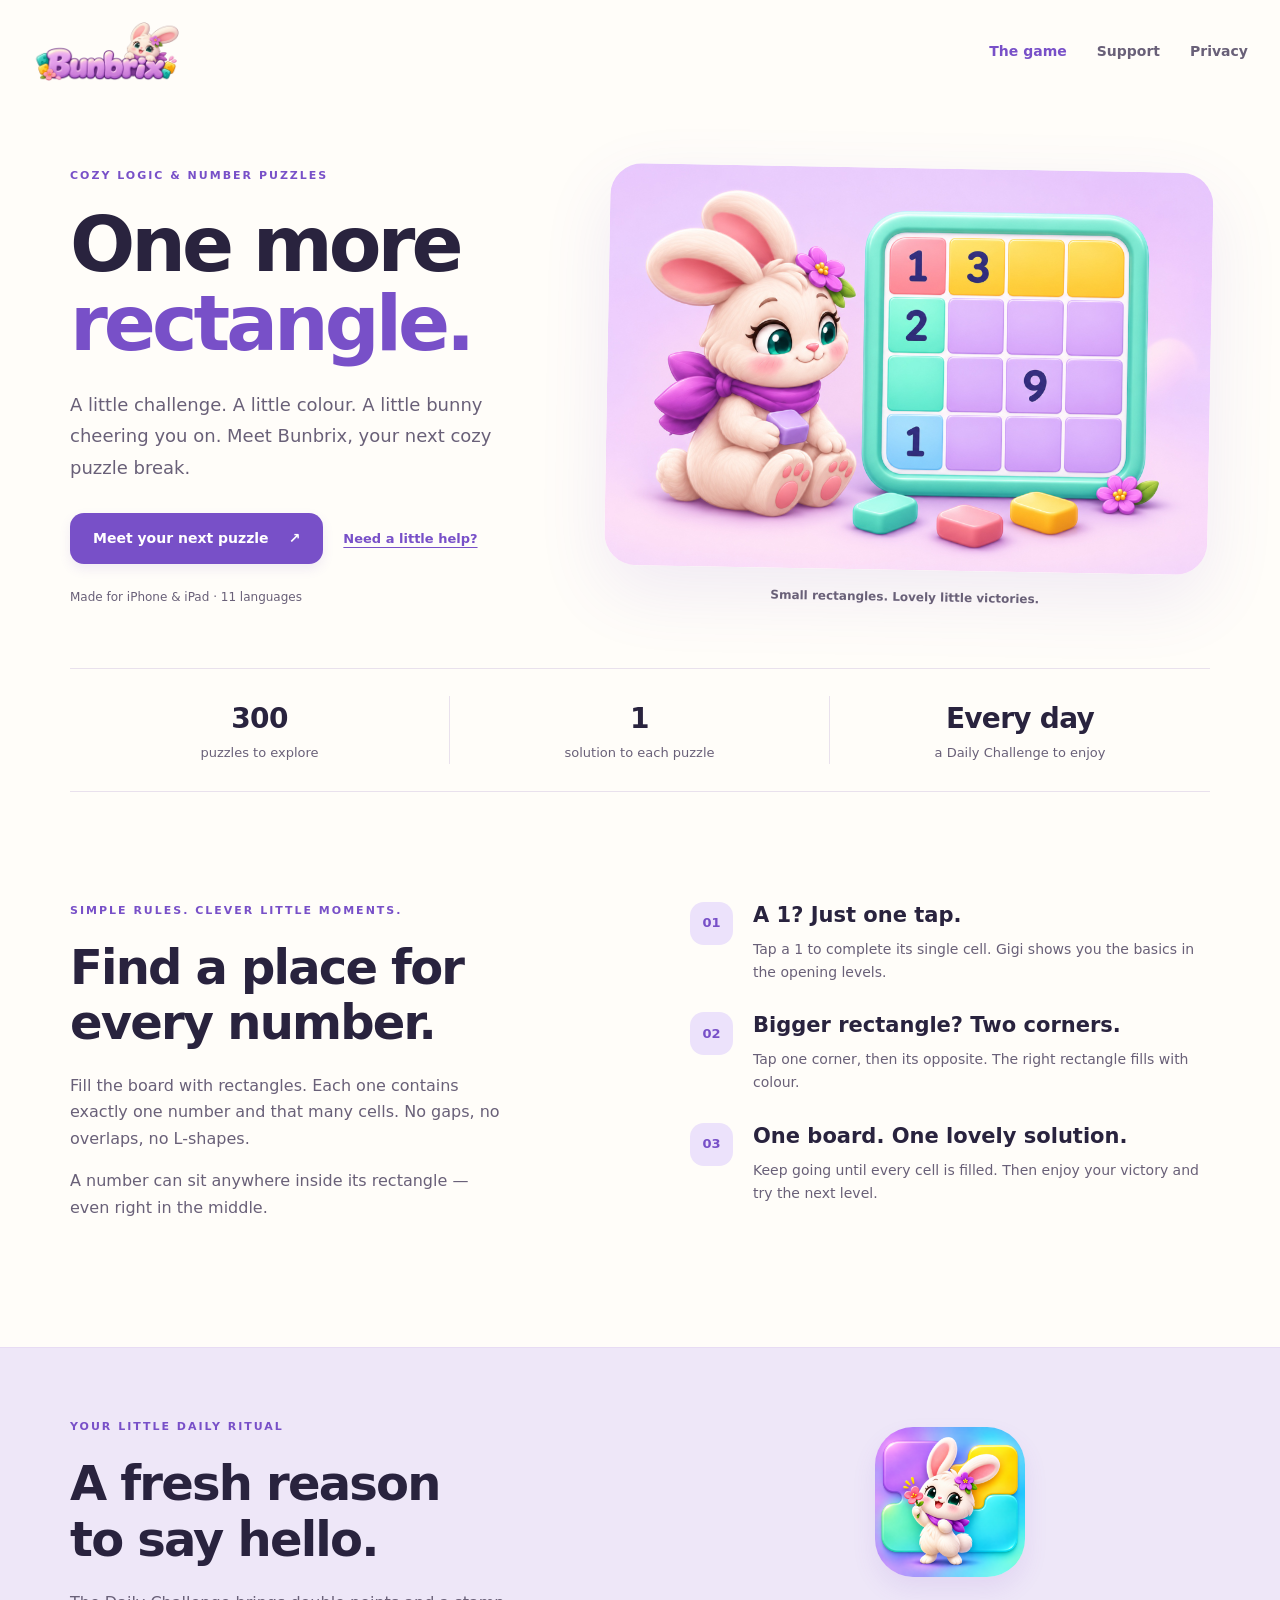
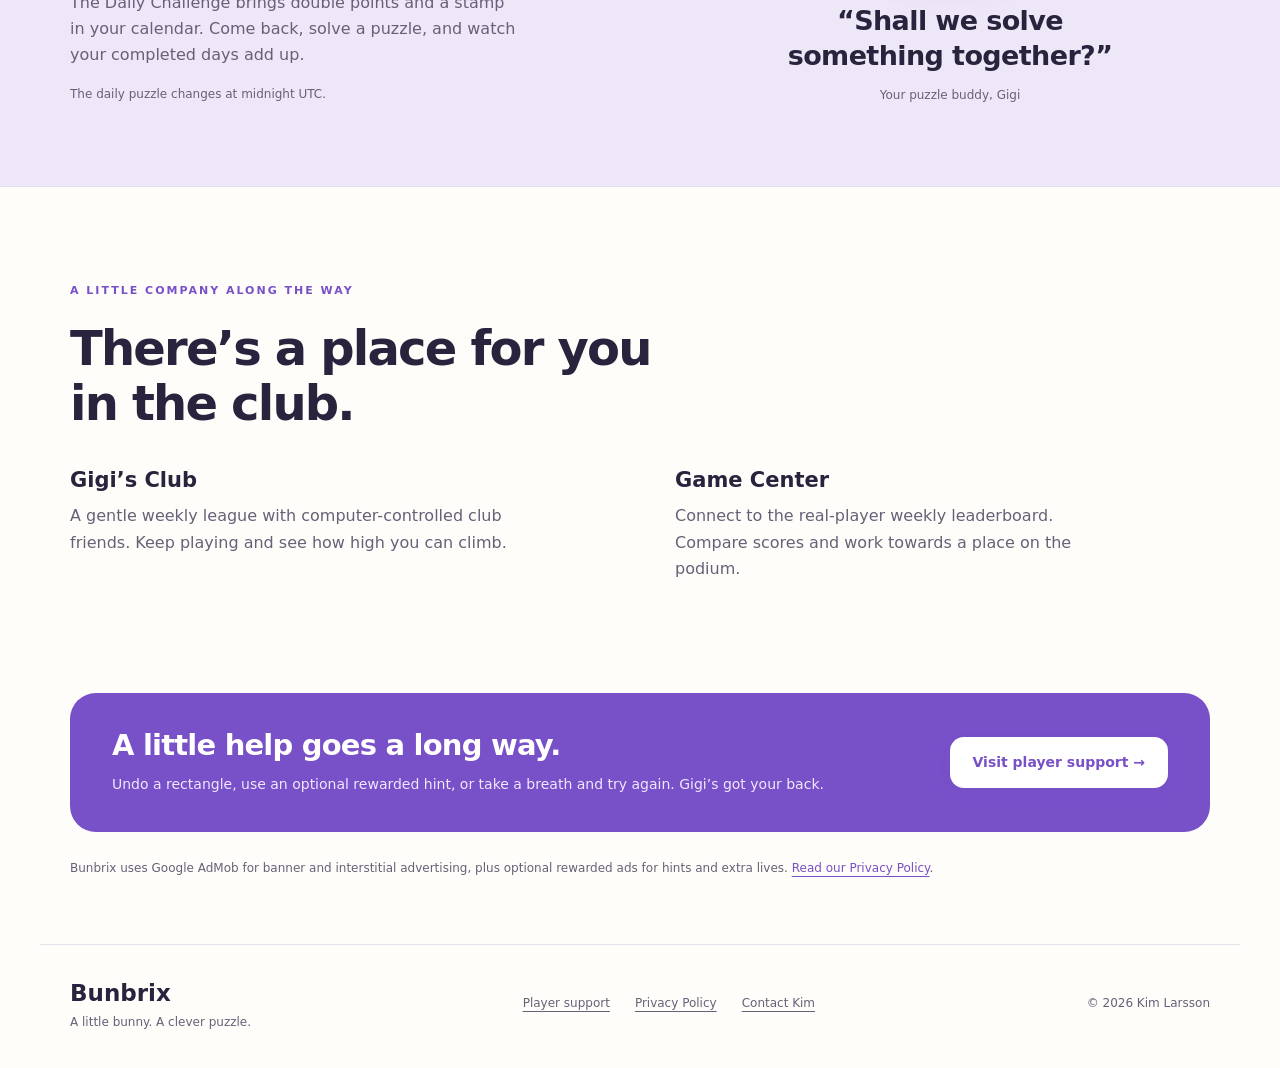
<file: index.html>
<!doctype html><html lang="en"><head><meta charset="utf-8"><meta name="viewport" content="width=device-width, initial-scale=1"><meta name="theme-color" content="#7850c8"><title>Bunbrix — Cozy Logic &amp; Number Puzzles</title><meta name="description" content="Meet Gigi in Bunbrix: 300 cozy rectangle puzzles, a Daily Challenge and a friendly weekly club. Official game and support website."><link rel="canonical" href="https://colorfulsnakegame.github.io/bunbrix/"><meta property="og:type" content="website"><meta property="og:title" content="Bunbrix — Cozy Logic &amp; Number Puzzles"><meta property="og:description" content="Meet Gigi in Bunbrix: 300 cozy rectangle puzzles, a Daily Challenge and a friendly weekly club. Official game and support website."><meta property="og:image" content="https://colorfulsnakegame.github.io/bunbrix/hero.jpg"><link rel="icon" href="icon.png" type="image/png"><link rel="stylesheet" href="style.css"></head><body><a class="skip" href="#main">Skip to content</a><header class="site-header"><a class="brand" href="./" aria-label="Bunbrix home"><img src="logo.png" alt="Bunbrix" width="175" height="69"></a><nav aria-label="Main navigation"><a href="./" aria-current="page">The game</a><a href="support.html">Support</a><a href="privacy.html">Privacy</a></nav></header>
<main id="main"><section class="hero wrap"><div class="hero-copy"><p class="eyebrow">COZY LOGIC & NUMBER PUZZLES</p><h1>One more<br><em>rectangle.</em></h1><p class="intro">A little challenge. A little colour. A little bunny cheering you on. Meet Bunbrix, your next cozy puzzle break.</p><div class="actions"><a class="button" href="#how-to-play">Meet your next puzzle <span aria-hidden="true">↗</span></a><a class="text-link" href="support.html">Need a little help?</a></div><p class="availability">Made for iPhone & iPad · 11 languages</p></div><div class="hero-art"><img src="hero.jpg" alt="Gigi, a white bunny with a purple scarf, beside a colourful number-rectangle puzzle" width="1920" height="1280"><span class="art-note">Small rectangles. Lovely little victories.</span></div></section>
<section class="numbers wrap" aria-label="Game highlights"><div><strong>300</strong><span>puzzles to explore</span></div><div><strong>1</strong><span>solution to each puzzle</span></div><div><strong>Every day</strong><span>a Daily Challenge to enjoy</span></div></section>
<section class="how wrap" id="how-to-play"><div class="section-intro"><p class="eyebrow">SIMPLE RULES. CLEVER LITTLE MOMENTS.</p><h2>Find a place for<br>every number.</h2><p>Fill the board with rectangles. Each one contains exactly one number and that many cells. No gaps, no overlaps, no L-shapes.</p><p>A number can sit anywhere inside its rectangle — even right in the middle.</p></div><ol class="steps"><li><span>01</span><div><h3>A 1? Just one tap.</h3><p>Tap a 1 to complete its single cell. Gigi shows you the basics in the opening levels.</p></div></li><li><span>02</span><div><h3>Bigger rectangle? Two corners.</h3><p>Tap one corner, then its opposite. The right rectangle fills with colour.</p></div></li><li><span>03</span><div><h3>One board. One lovely solution.</h3><p>Keep going until every cell is filled. Then enjoy your victory and try the next level.</p></div></li></ol></section>
<section class="daily-band"><div class="wrap daily-layout"><div><p class="eyebrow">YOUR LITTLE DAILY RITUAL</p><h2>A fresh reason<br>to say hello.</h2><p>The Daily Challenge brings double points and a stamp in your calendar. Come back, solve a puzzle, and watch your completed days add up.</p><p class="small">The daily puzzle changes at midnight UTC.</p></div><div class="daily-visual"><img src="icon.png" alt="Gigi holding a pink flower" width="180" height="180" loading="lazy"><p>“Shall we solve<br>something together?”</p><span>Your puzzle buddy, Gigi</span></div></div></section>
<section class="wrap club"><p class="eyebrow">A LITTLE COMPANY ALONG THE WAY</p><h2>There’s a place for you in the club.</h2><div class="club-columns"><div><h3>Gigi’s Club</h3><p>A gentle weekly league with computer-controlled club friends. Keep playing and see how high you can climb.</p></div><div><h3>Game Center</h3><p>Connect to the real-player weekly leaderboard. Compare scores and work towards a place on the podium.</p></div></div></section>
<section class="help-band wrap"><div><h2>A little help goes a long way.</h2><p>Undo a rectangle, use an optional rewarded hint, or take a breath and try again. Gigi’s got your back.</p></div><a class="button light" href="support.html">Visit player support →</a></section>
<p class="ad-note wrap">Bunbrix uses Google AdMob for banner and interstitial advertising, plus optional rewarded ads for hints and extra lives. <a href="privacy.html">Read our Privacy Policy</a>.</p></main><footer><a class="footer-brand" href="./">Bunbrix<span>A little bunny. A clever puzzle.</span></a><div><a href="support.html">Player support</a><a href="privacy.html">Privacy Policy</a><a href="mailto:k__larsson@hotmail.com">Contact Kim</a></div><p>© 2026 Kim Larsson</p></footer></body></html>
</file>
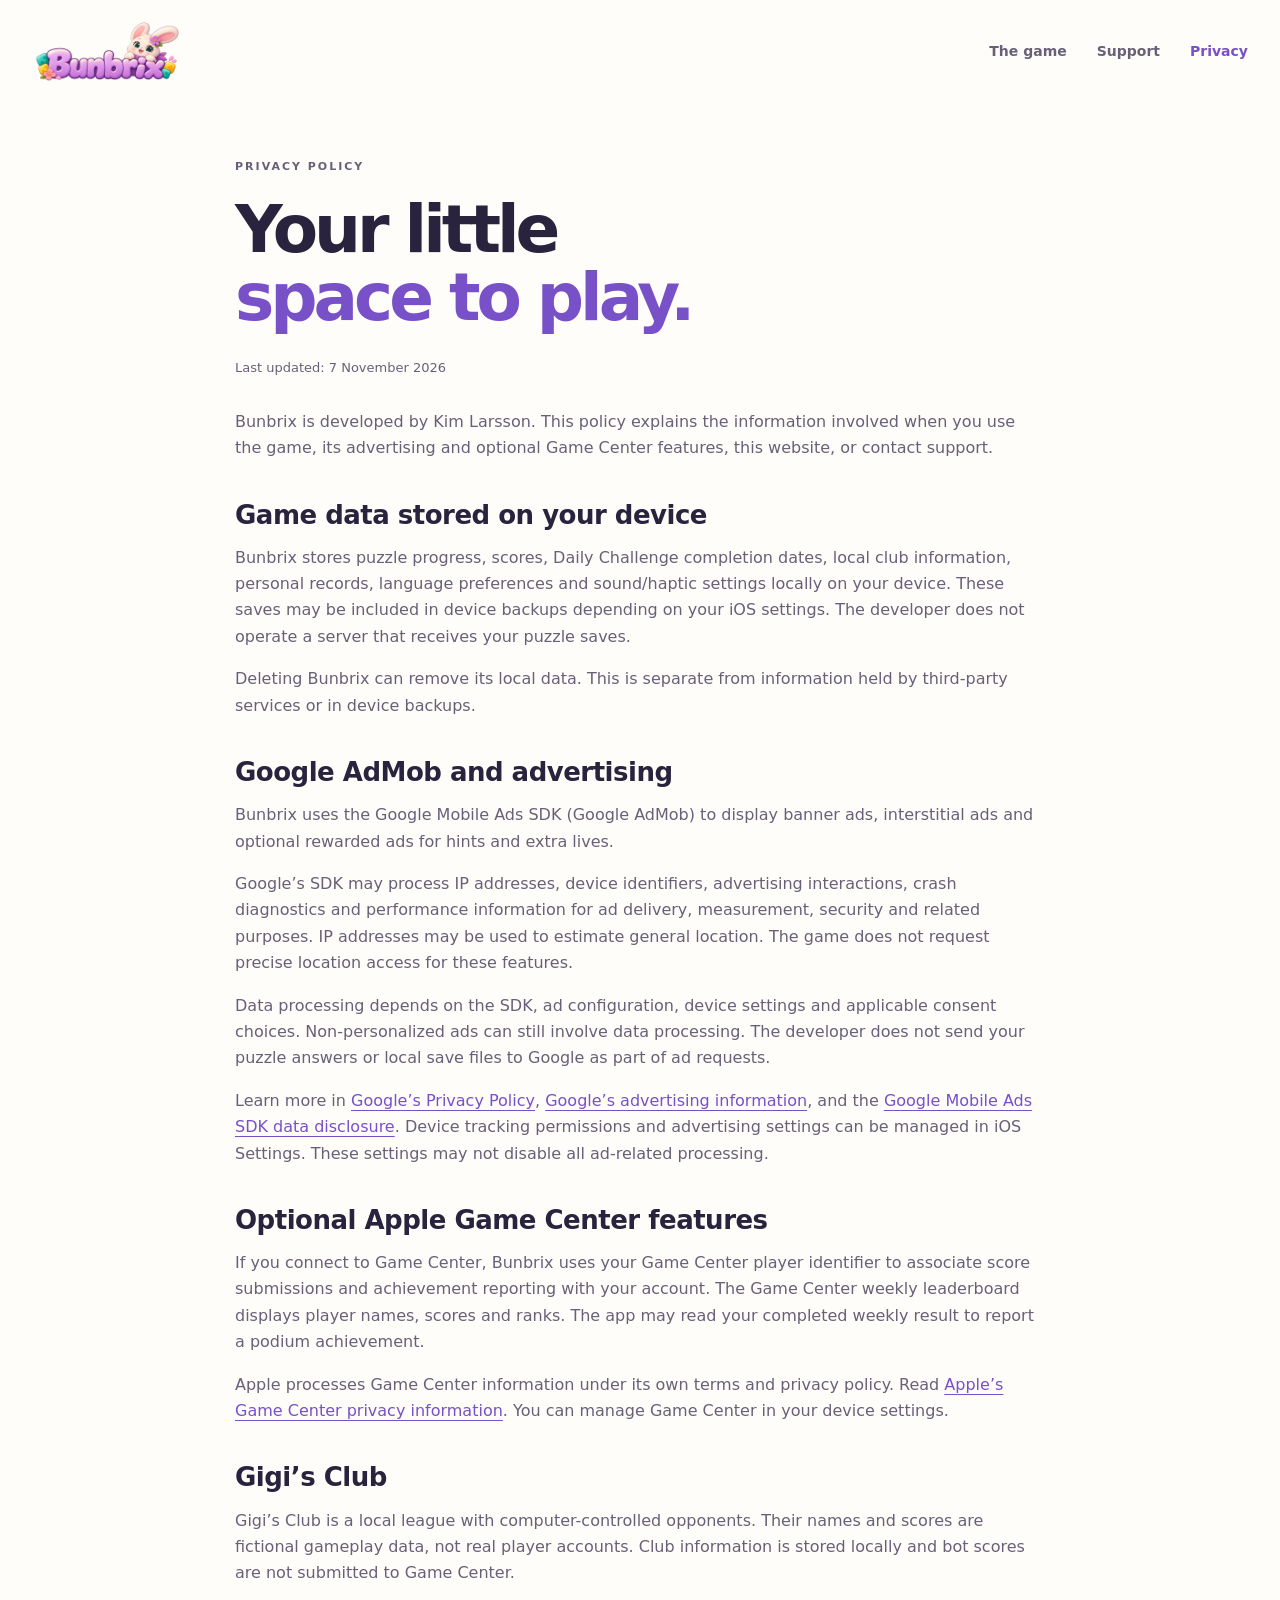
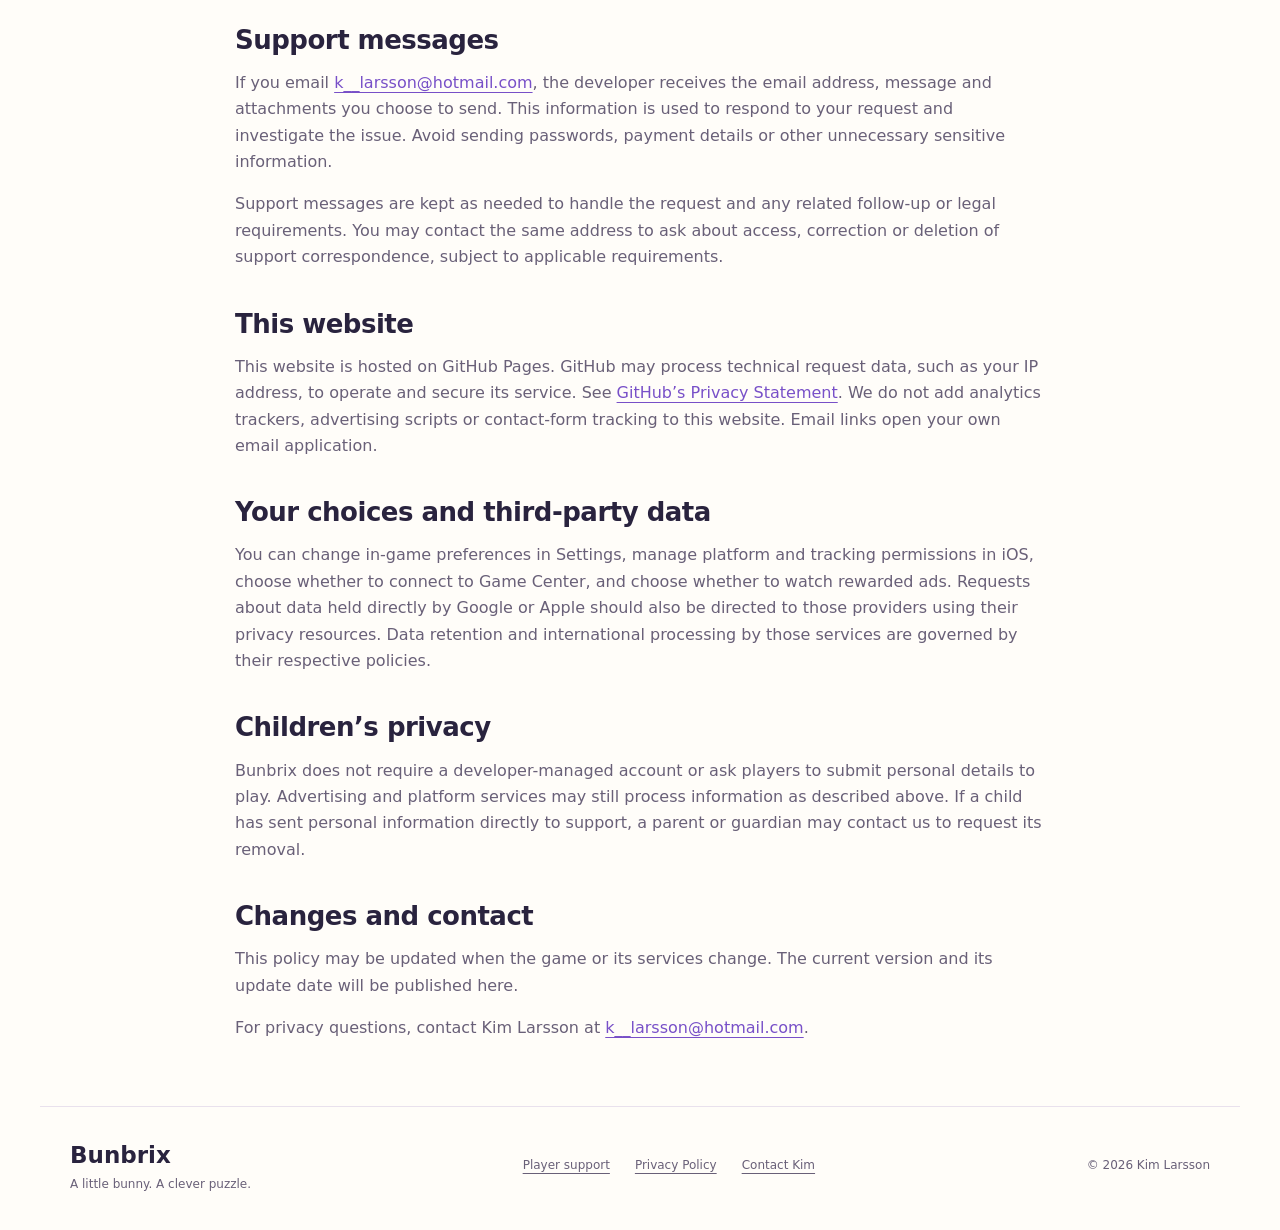
<file: privacy.html>
<!doctype html><html lang="en"><head><meta charset="utf-8"><meta name="viewport" content="width=device-width, initial-scale=1"><meta name="theme-color" content="#7850c8"><title>Bunbrix Privacy Policy</title><meta name="description" content="How Bunbrix handles local game progress, Google AdMob advertisements, optional Game Center features and support messages."><link rel="canonical" href="https://colorfulsnakegame.github.io/bunbrix/privacy.html"><meta property="og:type" content="website"><meta property="og:title" content="Bunbrix Privacy Policy"><meta property="og:description" content="How Bunbrix handles local game progress, Google AdMob advertisements, optional Game Center features and support messages."><meta property="og:image" content="https://colorfulsnakegame.github.io/bunbrix/hero.jpg"><link rel="icon" href="icon.png" type="image/png"><link rel="stylesheet" href="style.css"></head><body><a class="skip" href="#main">Skip to content</a><header class="site-header"><a class="brand" href="./" aria-label="Bunbrix home"><img src="logo.png" alt="Bunbrix" width="175" height="69"></a><nav aria-label="Main navigation"><a href="./">The game</a><a href="support.html">Support</a><a href="privacy.html" aria-current="page">Privacy</a></nav></header>
<main id="main" class="wrap legal"><p class="eyebrow">PRIVACY POLICY</p><h1>Your little<br><em>space to play.</em></h1><p class="updated">Last updated: 7 November 2026</p><p>Bunbrix is developed by Kim Larsson. This policy explains the information involved when you use the game, its advertising and optional Game Center features, this website, or contact support.</p>
<h2>Game data stored on your device</h2><p>Bunbrix stores puzzle progress, scores, Daily Challenge completion dates, local club information, personal records, language preferences and sound/haptic settings locally on your device. These saves may be included in device backups depending on your iOS settings. The developer does not operate a server that receives your puzzle saves.</p><p>Deleting Bunbrix can remove its local data. This is separate from information held by third-party services or in device backups.</p>
<h2>Google AdMob and advertising</h2><p>Bunbrix uses the Google Mobile Ads SDK (Google AdMob) to display banner ads, interstitial ads and optional rewarded ads for hints and extra lives.</p><p>Google’s SDK may process IP addresses, device identifiers, advertising interactions, crash diagnostics and performance information for ad delivery, measurement, security and related purposes. IP addresses may be used to estimate general location. The game does not request precise location access for these features.</p><p>Data processing depends on the SDK, ad configuration, device settings and applicable consent choices. Non-personalized ads can still involve data processing. The developer does not send your puzzle answers or local save files to Google as part of ad requests.</p><p>Learn more in <a href="https://policies.google.com/privacy">Google’s Privacy Policy</a>, <a href="https://policies.google.com/technologies/ads">Google’s advertising information</a>, and the <a href="https://developers.google.com/admob/ios/privacy/data-disclosure">Google Mobile Ads SDK data disclosure</a>. Device tracking permissions and advertising settings can be managed in iOS Settings. These settings may not disable all ad-related processing.</p>
<h2>Optional Apple Game Center features</h2><p>If you connect to Game Center, Bunbrix uses your Game Center player identifier to associate score submissions and achievement reporting with your account. The Game Center weekly leaderboard displays player names, scores and ranks. The app may read your completed weekly result to report a podium achievement.</p><p>Apple processes Game Center information under its own terms and privacy policy. Read <a href="https://www.apple.com/legal/privacy/data/en/game-center/">Apple’s Game Center privacy information</a>. You can manage Game Center in your device settings.</p>
<h2>Gigi’s Club</h2><p>Gigi’s Club is a local league with computer-controlled opponents. Their names and scores are fictional gameplay data, not real player accounts. Club information is stored locally and bot scores are not submitted to Game Center.</p>
<h2>Support messages</h2><p>If you email <a href="mailto:k__larsson@hotmail.com">k__larsson@hotmail.com</a>, the developer receives the email address, message and attachments you choose to send. This information is used to respond to your request and investigate the issue. Avoid sending passwords, payment details or other unnecessary sensitive information.</p><p>Support messages are kept as needed to handle the request and any related follow-up or legal requirements. You may contact the same address to ask about access, correction or deletion of support correspondence, subject to applicable requirements.</p>
<h2>This website</h2><p>This website is hosted on GitHub Pages. GitHub may process technical request data, such as your IP address, to operate and secure its service. See <a href="https://docs.github.com/en/site-policy/privacy-policies/github-general-privacy-statement">GitHub’s Privacy Statement</a>. We do not add analytics trackers, advertising scripts or contact-form tracking to this website. Email links open your own email application.</p>
<h2>Your choices and third-party data</h2><p>You can change in-game preferences in Settings, manage platform and tracking permissions in iOS, choose whether to connect to Game Center, and choose whether to watch rewarded ads. Requests about data held directly by Google or Apple should also be directed to those providers using their privacy resources. Data retention and international processing by those services are governed by their respective policies.</p>
<h2>Children’s privacy</h2><p>Bunbrix does not require a developer-managed account or ask players to submit personal details to play. Advertising and platform services may still process information as described above. If a child has sent personal information directly to support, a parent or guardian may contact us to request its removal.</p>
<h2>Changes and contact</h2><p>This policy may be updated when the game or its services change. The current version and its update date will be published here.</p><p>For privacy questions, contact Kim Larsson at <a href="mailto:k__larsson@hotmail.com">k__larsson@hotmail.com</a>.</p></main><footer><a class="footer-brand" href="./">Bunbrix<span>A little bunny. A clever puzzle.</span></a><div><a href="support.html">Player support</a><a href="privacy.html">Privacy Policy</a><a href="mailto:k__larsson@hotmail.com">Contact Kim</a></div><p>© 2026 Kim Larsson</p></footer></body></html>
</file>
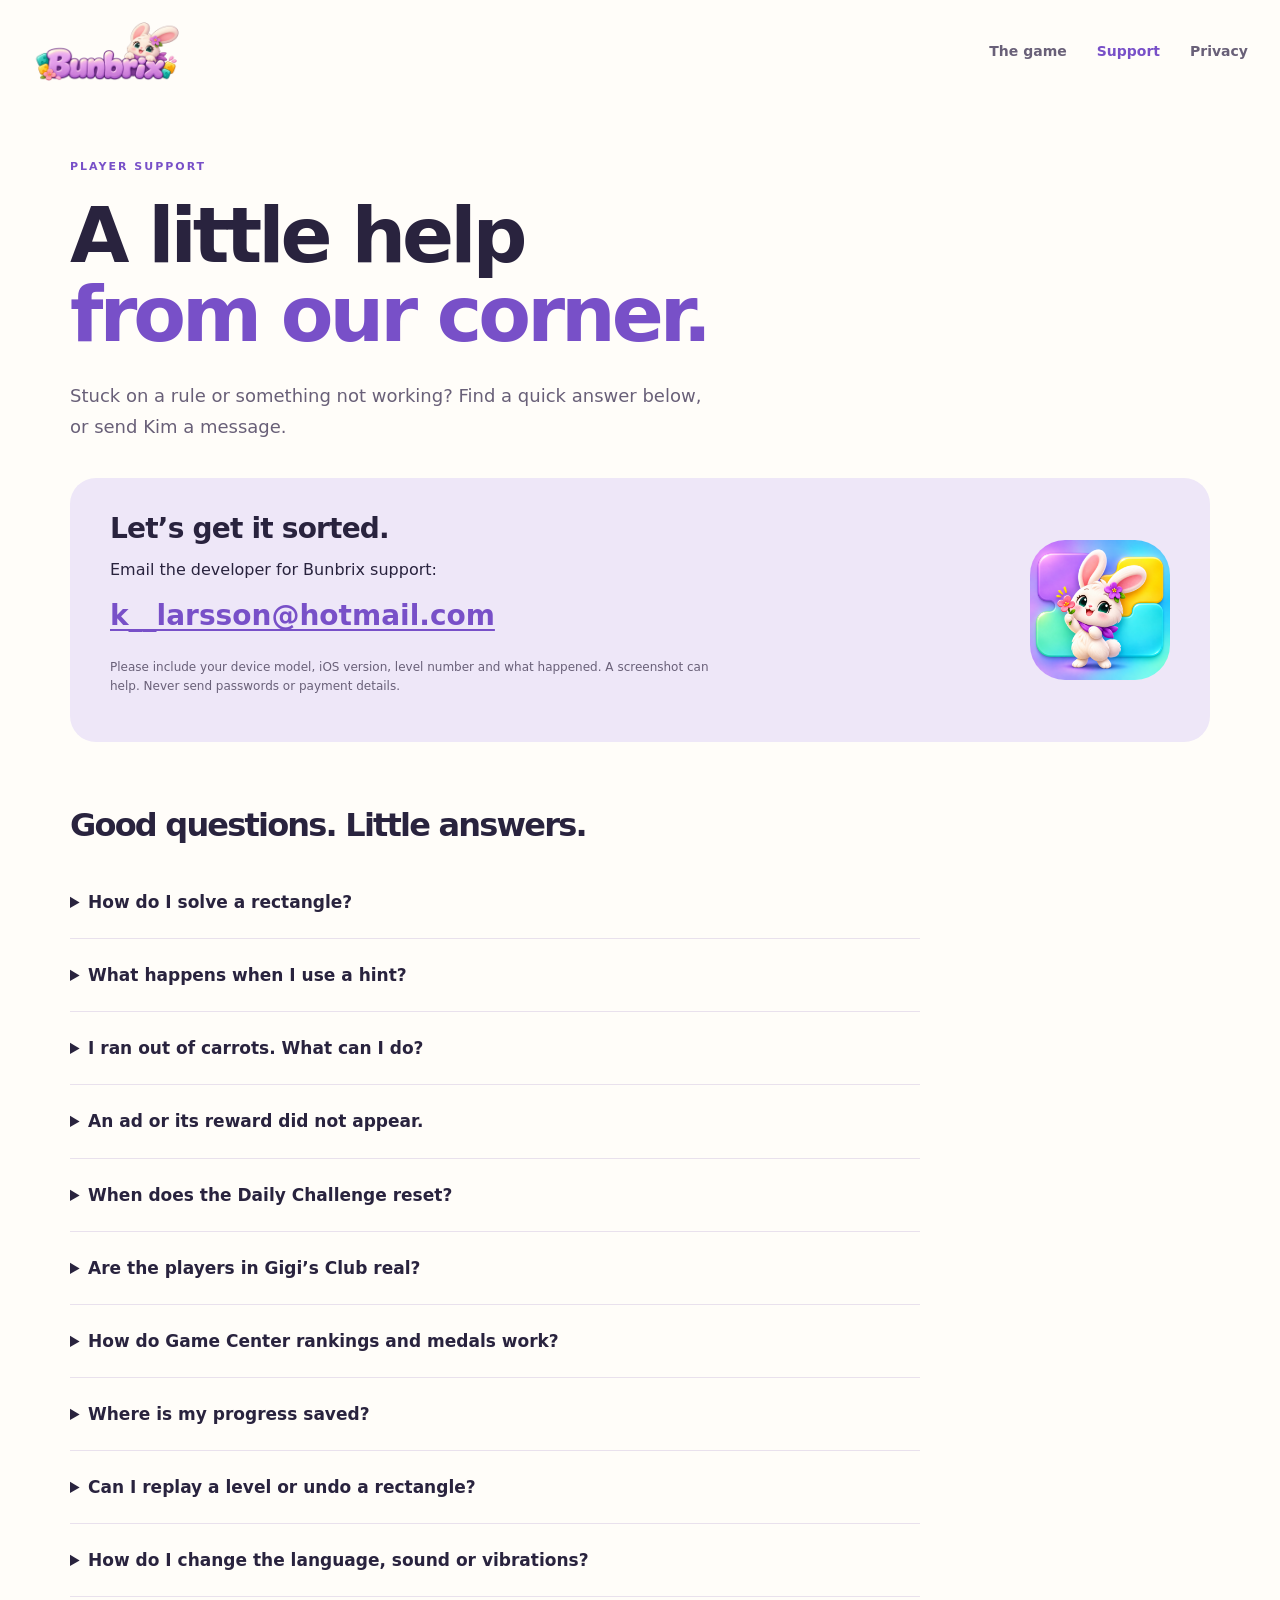
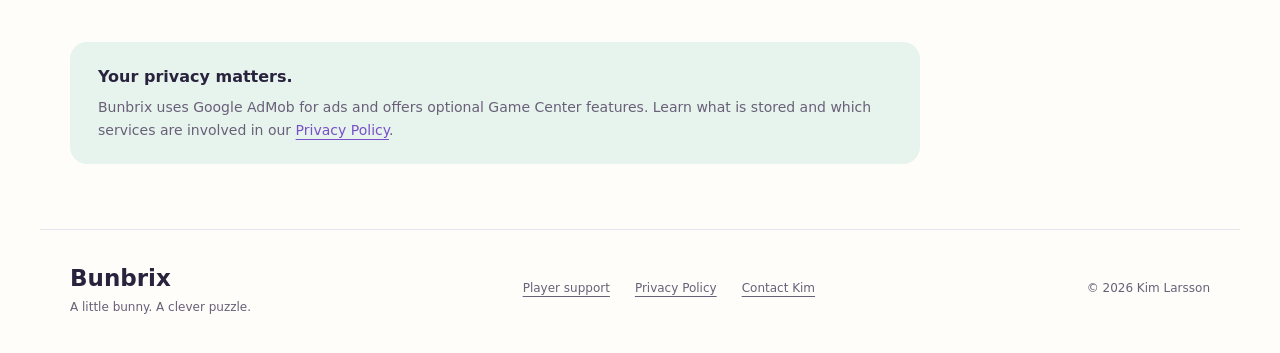
<file: support.html>
<!doctype html><html lang="en"><head><meta charset="utf-8"><meta name="viewport" content="width=device-width, initial-scale=1"><meta name="theme-color" content="#7850c8"><title>Bunbrix Support — Help &amp; Contact</title><meta name="description" content="Get help with Bunbrix puzzles, hints, carrot lives, Daily Challenge, saved progress and Game Center. Contact the developer."><link rel="canonical" href="https://colorfulsnakegame.github.io/bunbrix/support.html"><meta property="og:type" content="website"><meta property="og:title" content="Bunbrix Support — Help &amp; Contact"><meta property="og:description" content="Get help with Bunbrix puzzles, hints, carrot lives, Daily Challenge, saved progress and Game Center. Contact the developer."><meta property="og:image" content="https://colorfulsnakegame.github.io/bunbrix/hero.jpg"><link rel="icon" href="icon.png" type="image/png"><link rel="stylesheet" href="style.css"></head><body><a class="skip" href="#main">Skip to content</a><header class="site-header"><a class="brand" href="./" aria-label="Bunbrix home"><img src="logo.png" alt="Bunbrix" width="175" height="69"></a><nav aria-label="Main navigation"><a href="./">The game</a><a href="support.html" aria-current="page">Support</a><a href="privacy.html">Privacy</a></nav></header>
<main id="main" class="wrap support-main"><p class="eyebrow">PLAYER SUPPORT</p><h1>A little help<br><em>from our corner.</em></h1><p class="intro narrow">Stuck on a rule or something not working? Find a quick answer below, or send Kim a message.</p><section class="contact-card"><div><h2>Let’s get it sorted.</h2><p>Email the developer for Bunbrix support:</p><a class="email" href="mailto:k__larsson@hotmail.com?subject=Bunbrix%20support">k__larsson@hotmail.com</a><p class="small">Please include your device model, iOS version, level number and what happened. A screenshot can help. Never send passwords or payment details.</p></div><img src="icon.png" alt="Gigi holding her flower" width="140" height="140"></section>
<section class="faq"><h2>Good questions. Little answers.</h2>
<details><summary>How do I solve a rectangle?</summary><p>A rectangle must contain exactly one number and exactly that many cells. Tap two opposite corners. A 1 takes just one tap. Squares and straight rows or columns count as rectangles; L-shapes do not. The number can be anywhere inside the rectangle.</p></details>
<details><summary>What happens when I use a hint?</summary><p>After you earn the reward and close the optional hint ad, one unsolved rectangle is completed for you. A glow highlights where the reward went. Hints do not deduct points.</p></details>
<details><summary>I ran out of carrots. What can I do?</summary><p>Each round starts with three carrot lives. An incorrect rectangle costs one carrot. You can watch a rewarded ad for three new carrots and keep your board, or restart the level. After the ad, your last incorrect selection is briefly highlighted in red.</p></details>
<details><summary>An ad or its reward did not appear.</summary><p>Ads need an internet connection and may not always be available. Finish the rewarded ad and close it to return to the game. If a reward is missing, tell us whether it was a hint or extra lives, the level and your device/iOS version. You can try again later if an ad cannot load.</p></details>
<details><summary>When does the Daily Challenge reset?</summary><p>A new daily challenge starts at midnight UTC. Your Daily calendar marks completed days and lets you browse previous months. The calendar shows your history; it does not unlock missed puzzles. Daily awards double points, with weekly points awarded once per day.</p></details>
<details><summary>Are the players in Gigi’s Club real?</summary><p>Gigi’s Club uses computer-controlled club friends on a fixed weekly schedule. The separate Game Center tab shows real-player rankings. Club scores are not sent to Game Center.</p></details>
<details><summary>How do Game Center rankings and medals work?</summary><p>Connect using the Game Center tab. The weekly leaderboard resets on Monday at 00:00 UTC. Podium achievements depend on your final place in a completed Game Center week, not a temporary live ranking. Achievement availability also depends on the Game Center configuration and connection.</p></details>
<details><summary>Where is my progress saved?</summary><p>Puzzle progress, Daily history, settings and local records are saved on your device. They may be included in an iOS device backup, depending on your settings. Bunbrix does not currently provide its own cloud progress sync. Removing the app or changing devices may affect local progress; Game Center scores do not restore your puzzle saves.</p></details>
<details><summary>Can I replay a level or undo a rectangle?</summary><p>Yes. Open a completed level in Levels to play it again. Undo removes the latest solved rectangle in the current unfinished round and adjusts its points. Replays do not add extra campaign or weekly points.</p></details>
<details><summary>How do I change the language, sound or vibrations?</summary><p>Open the gear icon, then choose Language or Sound &amp; haptics. Bunbrix supports English, Swedish, Spanish, French, German, Japanese, Simplified Chinese, Portuguese, Arabic, Thai and Korean.</p></details>
</section><aside class="privacy-note"><strong>Your privacy matters.</strong><p>Bunbrix uses Google AdMob for ads and offers optional Game Center features. Learn what is stored and which services are involved in our <a href="privacy.html">Privacy Policy</a>.</p></aside></main><footer><a class="footer-brand" href="./">Bunbrix<span>A little bunny. A clever puzzle.</span></a><div><a href="support.html">Player support</a><a href="privacy.html">Privacy Policy</a><a href="mailto:k__larsson@hotmail.com">Contact Kim</a></div><p>© 2026 Kim Larsson</p></footer></body></html>
</file>
<file: style.css>
:root{--ink:#29233e;--muted:#696078;--purple:#7850c8;--lilac:#ece2fb;--mint:#157a68;--paper:#fffdf9;--border:#e9e1ed}*{box-sizing:border-box}html{scroll-behavior:smooth}body{margin:0;color:var(--ink);background:var(--paper);font-family:ui-rounded,"Avenir Next",system-ui,sans-serif;line-height:1.65}a{color:var(--purple);text-underline-offset:4px}a:focus-visible,summary:focus-visible{outline:3px solid #d18a2e;outline-offset:5px;border-radius:6px}.skip{position:absolute;top:-80px;left:20px;z-index:10;background:white;padding:10px}.skip:focus{top:10px}.wrap{width:min(1140px,calc(100% - 64px));margin-inline:auto}.site-header{max-width:1280px;margin:auto;display:flex;align-items:center;justify-content:space-between;gap:24px;padding:22px 32px}.brand{display:flex;align-items:center}.brand img{width:155px;height:auto}nav{display:flex;gap:30px;align-items:center}nav a{font-size:14px;font-weight:700;color:var(--muted);text-decoration:none}nav a:hover,nav a[aria-current=page]{color:var(--purple)}h1,h2,h3,p{margin-top:0}h1{font-size:clamp(52px,6vw,86px);font-weight:800;letter-spacing:-4px;line-height:1.03;margin-bottom:25px}h1 em{font-style:normal;color:var(--purple)}h2{font-size:clamp(30px,4vw,48px);line-height:1.16;letter-spacing:-1.8px;margin-bottom:22px}h3{font-size:21px;line-height:1.3;margin-bottom:9px}.eyebrow{color:var(--purple);font-size:11px;letter-spacing:2px;font-weight:800;margin-bottom:20px}.intro{font-size:18px;line-height:1.75;color:var(--muted);max-width:465px}.hero{display:grid;grid-template-columns:.9fr 1.1fr;gap:44px;align-items:center;padding-block:64px 60px}.hero-art{position:relative;transform:rotate(1deg)}.hero-art img{display:block;width:100%;height:auto;border-radius:32px;box-shadow:0 25px 70px #7850c81c}.art-note{display:block;font-size:12px;text-align:center;font-weight:600;color:var(--muted);margin-top:18px}.actions{display:flex;gap:20px;align-items:center;flex-wrap:wrap;margin-top:30px}.button{display:inline-flex;align-items:center;justify-content:center;gap:20px;background:var(--purple);color:white;padding:14px 23px;border-radius:14px;font-size:14px;font-weight:800;text-decoration:none;box-shadow:0 5px 12px #7850c81c;transition:transform .2s}.button:hover{transform:translateY(-2px)}.text-link{font-size:13px;font-weight:700}.availability{font-size:12px;color:var(--muted);margin:24px 0 0}.numbers{display:grid;grid-template-columns:repeat(3,1fr);border-block:1px solid var(--border);padding-block:27px}.numbers div{display:flex;flex-direction:column;align-items:center;border-right:1px solid var(--border)}.numbers div:last-child{border-right:0}.numbers strong{font-size:28px;letter-spacing:-.7px}.numbers span{color:var(--muted);font-size:13px}.how{display:grid;grid-template-columns:1fr 1fr;gap:100px;padding-block:110px}.section-intro>p:not(.eyebrow){color:var(--muted);max-width:440px}.steps{list-style:none;margin:0;padding:0;display:flex;flex-direction:column;gap:28px}.steps li{display:flex;gap:20px}.steps li>span{flex-shrink:0;display:grid;place-items:center;width:43px;height:43px;border-radius:14px;background:var(--lilac);font-weight:800;color:var(--purple);font-size:13px}.steps p{font-size:14px;color:var(--muted);margin-bottom:0}.daily-band{background:#eee7f8;border-block:1px solid #e7dcf4}.daily-layout{display:grid;grid-template-columns:1fr 1fr;gap:100px;padding-block:70px;align-items:center}.daily-layout>div>p:not(.eyebrow){max-width:450px;color:var(--muted)}.small{font-size:12px;color:var(--muted)}.daily-visual{text-align:center}.daily-visual img{width:150px;height:150px;object-fit:cover;border-radius:38px;box-shadow:0 12px 25px #7850c81b}.daily-visual p{font-size:27px;line-height:1.3;color:var(--ink)!important;font-weight:700;margin:18px auto 8px;letter-spacing:-.6px}.daily-visual span{font-size:12px;color:var(--muted)}.club{padding-block:95px}.club h2{max-width:630px}.club-columns{display:grid;grid-template-columns:1fr 1fr;gap:70px;margin-top:35px}.club-columns p{max-width:440px;color:var(--muted)}.help-band{padding:36px 42px;border-radius:26px;background:var(--purple);color:white;display:flex;align-items:center;gap:35px;justify-content:space-between}.help-band h2{font-size:29px;letter-spacing:-.8px;margin-bottom:10px}.help-band p{font-size:14px;margin-bottom:0;color:#f1e7ff}.light{flex-shrink:0;background:white;color:var(--purple)}.ad-note{font-size:12px;color:var(--muted);padding-block:27px 0}.site-header+main{min-height:60vh}footer{max-width:1200px;margin:65px auto 0;padding:30px 30px 35px;display:flex;align-items:center;justify-content:space-between;gap:30px;border-top:1px solid var(--border)}.footer-brand{font-weight:800;font-size:23px;text-decoration:none;color:var(--ink)}.footer-brand span{display:block;font-weight:400;font-size:12px;color:var(--muted)}footer>div{display:flex;gap:25px}footer>div a,footer>p{font-size:12px;color:var(--muted);margin:0}.support-main,.legal{padding-top:55px}.narrow{max-width:650px}.contact-card{display:flex;align-items:center;justify-content:space-between;gap:40px;padding:35px 40px;margin-block:35px 65px;background:#eee7f8;border-radius:26px}.contact-card h2{font-size:28px;letter-spacing:-.8px;margin-bottom:12px}.contact-card p{margin-bottom:10px}.contact-card .small{max-width:620px;margin-top:18px}.email{font-size:clamp(18px,3vw,28px);font-weight:750;word-break:break-word}.contact-card img{border-radius:35px}.faq{max-width:850px}.faq h2{font-size:32px}.faq details{border-bottom:1px solid var(--border);padding:19px 0}.faq summary{cursor:pointer;font-size:17px;font-weight:700;padding:3px 0}.faq details p{color:var(--muted);margin:14px 0 4px;max-width:760px}.privacy-note{margin-top:45px;padding:22px 28px;background:#e7f4ee;border-radius:17px;max-width:850px}.privacy-note p{margin:6px 0 0;font-size:14px;color:var(--muted)}.legal{max-width:810px}.legal h1{font-size:66px}.updated{font-size:13px;color:var(--muted);margin-bottom:30px}.legal h2{font-size:26px;letter-spacing:-.5px;margin-top:38px;margin-bottom:15px}.legal>p{color:var(--muted)}@media(max-width:800px){.hero{gap:30px;padding-top:40px}.how,.daily-layout{gap:40px}.club-columns{gap:30px}.help-band{flex-direction:column;align-items:flex-start}footer{flex-wrap:wrap}.contact-card{padding:25px}.contact-card img{width:100px;height:100px}h1{letter-spacing:-2.6px}}@media(max-width:600px){.wrap{width:calc(100% - 36px)}.site-header{padding:18px;gap:15px}.brand img{width:112px}nav{gap:16px}nav a{font-size:12px}.hero{grid-template-columns:1fr;gap:32px;padding-block:35px 38px}h1{font-size:58px}.intro{font-size:16px}.hero-art{transform:none}.hero-art img{border-radius:22px}.hero-copy{max-width:470px}.numbers{padding-block:20px}.numbers strong{font-size:22px}.numbers span{font-size:10px;text-align:center}.numbers div{padding:0 8px}.how,.daily-layout{grid-template-columns:1fr;gap:30px;padding-block:55px}.daily-visual{padding-top:10px}.daily-visual img{width:130px;height:130px}.daily-visual p{font-size:25px}.club{padding-block:55px}.club-columns{grid-template-columns:1fr;gap:12px}.help-band{padding:28px}.help-band h2{font-size:27px}.contact-card{align-items:flex-start;gap:16px}.contact-card img{width:70px;height:70px;border-radius:20px}.contact-card h2{font-size:23px}.contact-card .email{font-size:18px}.support-main,.legal{padding-top:30px}.legal h1{font-size:52px}.faq h2{font-size:28px}.faq summary{font-size:16px}footer{margin-top:45px;padding-inline:20px;gap:23px}footer>div{gap:17px;flex-wrap:wrap}.ad-note{font-size:11px}.art-note{font-size:11px}}@media(prefers-reduced-motion:reduce){html{scroll-behavior:auto}.button{transition:none}}
</file>
